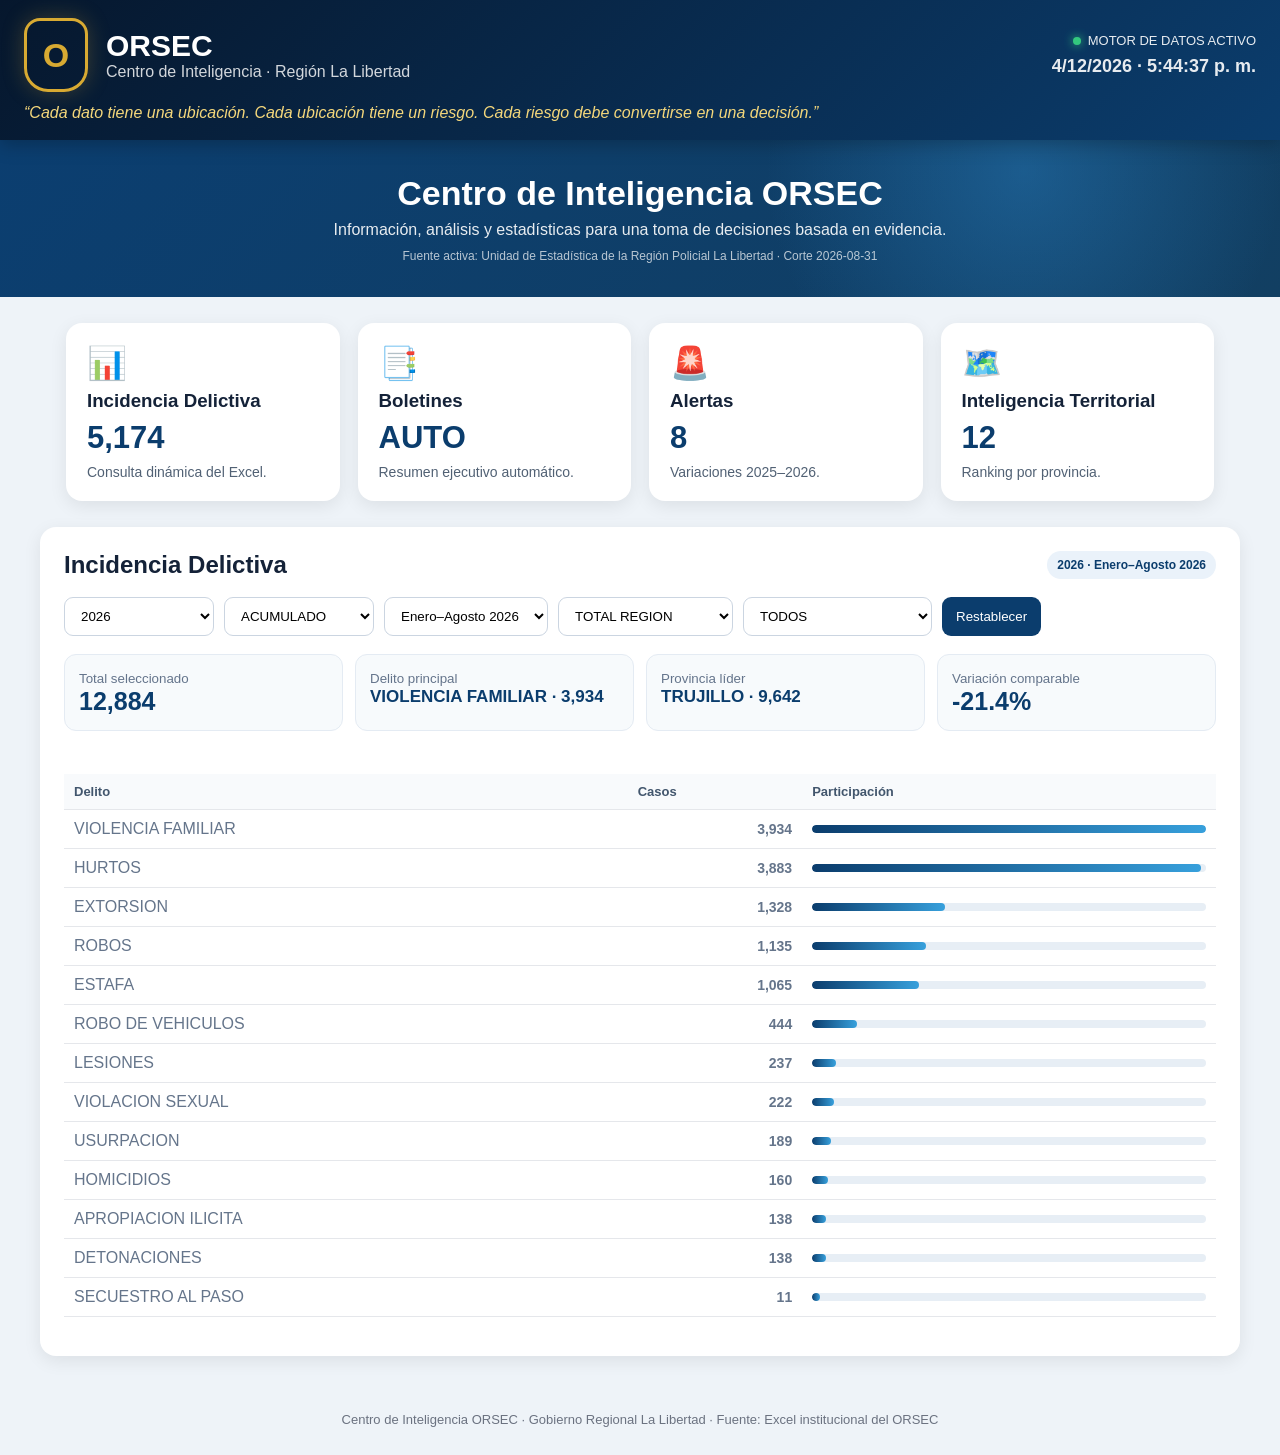
<file: index(1).html>
<!DOCTYPE html>
<html lang="es">
<head>
<meta charset="UTF-8">
<meta name="viewport" content="width=device-width, initial-scale=1.0">
<title>ORSEC | Centro de Inteligencia</title>
<style>
:root{--azul:#071A33;--azul2:#0B3D6D;--azul3:#0f5b9e;--oro:#D8AA32;--fondo:#EEF3F8;--blanco:#fff;--verde:#198754;--rojo:#c62828;--gris:#64748b}
*{margin:0;padding:0;box-sizing:border-box}html{scroll-behavior:smooth}body{font-family:Segoe UI,Arial,sans-serif;background:var(--fondo);color:#142238}
header{background:linear-gradient(135deg,#06172D,#0B3D6D);color:#fff;padding:18px 24px;position:sticky;top:0;z-index:999;box-shadow:0 4px 18px rgba(0,0,0,.25)}
.encabezado{display:flex;align-items:center;justify-content:space-between;gap:20px}.brand{display:flex;align-items:center;gap:18px}.escudo{width:64px;height:74px;border:3px solid var(--oro);border-radius:16px 16px 24px 24px;display:flex;align-items:center;justify-content:center;font-weight:800;font-size:34px;color:var(--oro);box-shadow:0 0 22px rgba(216,170,50,.25)}.titulo h1{font-size:30px}.titulo p{opacity:.82}.status{text-align:right;font-size:13px;opacity:.9}.dot{display:inline-block;width:8px;height:8px;background:#38d982;border-radius:50%;box-shadow:0 0 10px #38d982;margin-right:7px}.lema{margin-top:12px;font-style:italic;color:#F4D77B}.reloj{margin-top:8px;font-size:18px;font-weight:700}
.hero{background:radial-gradient(circle at 80% 20%,rgba(41,127,191,.45),transparent 25%),linear-gradient(135deg,#0B3E70,#123F62);color:white;padding:34px 24px;text-align:center}.hero h2{font-size:34px;margin-bottom:8px}.hero p{opacity:.9}.hero .fuente{font-size:12px;margin-top:10px;opacity:.7}
.grid{max-width:1200px;margin:auto;display:grid;grid-template-columns:repeat(4,1fr);gap:18px;padding:26px}.tarjeta{background:#fff;border-radius:16px;padding:20px;cursor:pointer;transition:.25s;box-shadow:0 5px 18px rgba(0,0,0,.08);border:1px solid transparent}.tarjeta:hover{transform:translateY(-5px);border-color:#c8d9ea}.tarjeta.activa{outline:2px solid var(--oro)}.icono{font-size:32px;margin-bottom:8px}.numero{font-size:31px;font-weight:800;color:var(--azul2);margin:8px 0}.tarjeta p{color:#516174;font-size:14px}
.seccion{display:none;max-width:1200px;margin:0 auto 28px;background:white;padding:24px;border-radius:16px;box-shadow:0 5px 18px rgba(0,0,0,.08)}.seccion.activa{display:block;animation:subir .25s ease}@keyframes subir{from{opacity:.3;transform:translateY(8px)}to{opacity:1;transform:none}}
.seccion-head{display:flex;justify-content:space-between;align-items:center;gap:14px;flex-wrap:wrap}.badge{background:#eaf2fa;color:#0b3d6d;padding:7px 10px;border-radius:999px;font-size:12px;font-weight:700}.filtros{display:flex;flex-wrap:wrap;gap:10px;margin:18px 0}.filtros select{padding:10px 12px;border-radius:9px;border:1px solid #CBD5E1;background:#fff;min-width:150px}.btn{padding:10px 14px;border:0;border-radius:9px;background:var(--azul2);color:#fff;cursor:pointer}.btn:hover{background:var(--azul3)}
.kpis{display:grid;grid-template-columns:repeat(4,1fr);gap:12px;margin:16px 0}.kpi{background:#f7fafc;border:1px solid #e4ebf3;border-radius:12px;padding:14px}.kpi b{display:block;font-size:25px;color:var(--azul2)}.kpi small{color:var(--gris)}
table{width:100%;border-collapse:collapse;margin-top:12px}th,td{padding:10px;border-bottom:1px solid #E5E7EB;text-align:left}th{background:#F8FAFC;font-size:13px;color:#42566d}td.num{text-align:right;font-size:14px;font-weight:700}.barwrap{height:8px;background:#e7eef5;border-radius:999px;overflow:hidden;min-width:120px}.bar{height:100%;background:linear-gradient(90deg,#0b3d6d,#37a0dc);border-radius:999px}
.alerta{padding:14px 16px;margin:10px 0;border-radius:10px;border-left:5px solid var(--gris);background:#f8fafc}.alerta.roja{border-color:var(--rojo);background:#fff1f1}.alerta.verde{border-color:var(--verde);background:#eefaf3}.alerta .var{font-weight:800}.rojo{color:var(--rojo)}.verde{color:var(--verde)}
.territorio{display:grid;grid-template-columns:repeat(4,1fr);gap:12px}.provincia{background:#F8FAFC;padding:15px;border-radius:11px;cursor:pointer;transition:.2s;border:1px solid #e5edf5}.provincia:hover{background:#e8f1fa;transform:translateY(-2px)}.provincia b{display:block;color:#0b3d6d;font-size:19px;margin-top:5px}.boletin{background:#f8fafc;border-left:4px solid var(--oro);padding:18px;border-radius:8px;line-height:1.65}.nota{font-size:12px;color:#65758b;margin-top:12px}.loading{color:#65758b;padding:15px 0}.error{background:#fff2f2;color:#8b1a1a;padding:15px;border-radius:9px}footer{text-align:center;padding:28px;color:#6B7280;font-size:13px}
@media(max-width:900px){.grid,.kpis,.territorio{grid-template-columns:repeat(2,1fr)}}@media(max-width:560px){.grid,.kpis,.territorio{grid-template-columns:1fr}.encabezado{align-items:flex-start}.status{display:none}.hero h2{font-size:27px}.seccion{border-radius:0;margin-bottom:16px}}
</style>
</head>
<body>
<header>
 <div class="encabezado"><div class="brand"><div class="escudo">O</div><div class="titulo"><h1>ORSEC</h1><p>Centro de Inteligencia · Región La Libertad</p></div></div><div class="status"><span class="dot"></span>MOTOR DE DATOS ACTIVO<div class="reloj" id="reloj"></div></div></div>
 <div class="lema">“Cada dato tiene una ubicación. Cada ubicación tiene un riesgo. Cada riesgo debe convertirse en una decisión.”</div>
</header>
<section class="hero"><h2>Centro de Inteligencia ORSEC</h2><p>Información, análisis y estadísticas para una toma de decisiones basada en evidencia.</p><div class="fuente" id="fuente">Conectando con el Excel institucional…</div></section>
<section class="grid">
 <div class="tarjeta" data-mod="incidencia" onclick="abrir('incidencia',this)"><div class="icono">📊</div><h3>Incidencia Delictiva</h3><div class="numero" id="kpiRegistros">--</div><p>Consulta dinámica del Excel.</p></div>
 <div class="tarjeta" data-mod="boletines" onclick="abrir('boletines',this)"><div class="icono">📑</div><h3>Boletines</h3><div class="numero" id="kpiBoletin">AUTO</div><p>Resumen ejecutivo automático.</p></div>
 <div class="tarjeta" data-mod="alertas" onclick="abrir('alertas',this)"><div class="icono">🚨</div><h3>Alertas</h3><div class="numero" id="kpiAlertas">--</div><p>Variaciones 2025–2026.</p></div>
 <div class="tarjeta" data-mod="territorio" onclick="abrir('territorio',this)"><div class="icono">🗺️</div><h3>Inteligencia Territorial</h3><div class="numero" id="kpiProvincias">12</div><p>Ranking por provincia.</p></div>
</section>

<div id="incidencia" class="seccion activa">
 <div class="seccion-head"><h2>Incidencia Delictiva</h2><span class="badge" id="badgePeriodo">Datos institucionales</span></div>
 <div class="filtros"><select id="anio"></select><select id="tipoPeriodo"></select><select id="periodo"></select><select id="provincia"></select><select id="delito"></select><button class="btn" onclick="limpiarFiltros()">Restablecer</button></div>
 <div class="kpis"><div class="kpi"><small>Total seleccionado</small><b id="kTotal">--</b></div><div class="kpi"><small>Delito principal</small><b id="kDelito" style="font-size:17px">--</b></div><div class="kpi"><small>Provincia líder</small><b id="kProvincia" style="font-size:17px">--</b></div><div class="kpi"><small>Variación comparable</small><b id="kVariacion">--</b></div></div>
 <div id="tablaWrap" class="loading">Cargando información…</div>
</div>

<div id="boletines" class="seccion"><div class="seccion-head"><h2>Boletín Automático</h2><span class="badge">Generado por ORSEC</span></div><div class="boletin" id="boletinContenido">Cargando…</div><div class="nota">Texto generado automáticamente a partir de los datos seleccionados; puede ser revisado antes de su uso institucional.</div></div>
<div id="alertas" class="seccion"><div class="seccion-head"><h2>Alertas Inteligentes</h2><span class="badge">Comparativo interanual</span></div><div id="alertasBox" class="loading">Calculando variaciones…</div></div>
<div id="territorio" class="seccion"><div class="seccion-head"><h2>Inteligencia Territorial</h2><span class="badge">12 provincias</span></div><p class="nota">Haz clic en una provincia para llevarla directamente al módulo de Incidencia Delictiva.</p><div class="territorio" id="territorioBox"></div></div>
<footer>Centro de Inteligencia ORSEC · Gobierno Regional La Libertad · Fuente: Excel institucional del ORSEC</footer>
<script>
const MESES=['ENERO','FEBRERO','MARZO','ABRIL','MAYO','JUNIO','JULIO','AGOSTO','SETIEMBRE','OCTUBRE','NOVIEMBRE','DICIEMBRE'];
let DB=[];let META={};
const $=id=>document.getElementById(id);const fmt=n=>Number(n||0).toLocaleString('es-PE');
function reloj(){const a=new Date();$('reloj').textContent=a.toLocaleDateString('es-PE')+' · '+a.toLocaleTimeString('es-PE')}setInterval(reloj,1000);reloj();
function abrir(id,card){document.querySelectorAll('.seccion').forEach(s=>s.classList.remove('activa'));$(id).classList.add('activa');document.querySelectorAll('.tarjeta').forEach(t=>t.classList.remove('activa'));if(card)card.classList.add('activa');if(id==='boletines')renderBoletin();if(id==='alertas')renderAlertas();if(id==='territorio')renderTerritorio();setTimeout(()=>$(id).scrollIntoView({behavior:'smooth',block:'start'}),40)}
function option(sel,vals,label){sel.innerHTML='';vals.forEach(v=>{const o=document.createElement('option');o.value=v;o.textContent=(label&&label[v])||v;sel.appendChild(o)})}
function registros(f={}){return DB.filter(r=>(!f.anio||r.Anio==f.anio)&&(!f.tipo||r.TipoPeriodo===f.tipo)&&(!f.periodo||r.Periodo===f.periodo)&&(!f.provincia||r.Provincia===f.provincia)&&(!f.delito||r.Delito===f.delito))}
function current(){return {anio:+$('anio').value,tipo:$('tipoPeriodo').value,periodo:$('periodo').value,provincia:$('provincia').value,delito:$('delito').value}}
function periodsFor(anio,tipo){const rows=DB.filter(r=>r.Anio==anio&&r.TipoPeriodo===tipo);const uniq=[...new Map(rows.map(r=>[r.Periodo,r.EtiquetaPeriodo])).entries()];return uniq}
function updatePeriods(){const a=+$('anio').value,t=$('tipoPeriodo').value;const ps=periodsFor(a,t);$('periodo').innerHTML=ps.map(([v,l])=>`<option value="${v}">${l}</option>`).join('');if(a===2026&&t==='ACUMULADO'&&ps.some(x=>x[0]==='ENE-AGOSTO'))$('periodo').value='ENE-AGOSTO';if(a===2026&&t==='MENSUAL'&&ps.some(x=>x[0]==='AGOSTO'))$('periodo').value='AGOSTO';renderAll()}
function limpiarFiltros(){$('anio').value='2026';$('tipoPeriodo').value='ACUMULADO';updatePeriods();$('provincia').value='TOTAL REGION';$('delito').value='TODOS';renderAll()}
function comparablePeriod(f){if(f.anio!==2026)return null;return {anio:2025,tipo:f.tipo,periodo:f.periodo,provincia:f.provincia,delito:f.delito}}
function calcTotal(f){return registros(f).reduce((s,r)=>s+r.Casos,0)}
function variation(f){const c=comparablePeriod(f);if(!c)return null;const a=calcTotal(f),b=calcTotal(c);if(!b)return null;return (a-b)/b*100}
function renderIncidencia(){const f=current();const base={anio:f.anio,tipo:f.tipo,periodo:f.periodo};let rows=registros(base);if(f.provincia!=='TODAS')rows=rows.filter(r=>r.Provincia===f.provincia);if(f.delito!=='TODOS')rows=rows.filter(r=>r.Delito===f.delito);const total=rows.reduce((s,r)=>s+r.Casos,0);$('kTotal').textContent=fmt(total);const byD={};rows.forEach(r=>byD[r.Delito]=(byD[r.Delito]||0)+r.Casos);const topD=Object.entries(byD).sort((a,b)=>b[1]-a[1])[0];$('kDelito').textContent=topD?`${topD[0]} · ${fmt(topD[1])}`:'--';let prow=registros(base).filter(r=>r.Provincia!=='TOTAL REGION');if(f.delito!=='TODOS')prow=prow.filter(r=>r.Delito===f.delito);const byP={};prow.forEach(r=>byP[r.Provincia]=(byP[r.Provincia]||0)+r.Casos);const topP=Object.entries(byP).sort((a,b)=>b[1]-a[1])[0];$('kProvincia').textContent=topP?`${topP[0]} · ${fmt(topP[1])}`:'--';let vf={...f,provincia:f.provincia==='TODAS'?'TOTAL REGION':f.provincia,delito:f.delito==='TODOS'?null:f.delito};const v=variation(vf);$('kVariacion').textContent=v==null?'N/D':`${v>=0?'+':''}${v.toFixed(1)}%`;$('kVariacion').className=v==null?'':(v>0?'rojo':'verde');const label=rows[0]?.EtiquetaPeriodo||f.periodo;$('badgePeriodo').textContent=`${f.anio} · ${label}`;
 const arr=Object.entries(byD).sort((a,b)=>b[1]-a[1]);const max=arr[0]?.[1]||1;$('tablaWrap').innerHTML=`<table><thead><tr><th>Delito</th><th>Casos</th><th>Participación</th></tr></thead><tbody>${arr.map(([d,c])=>`<tr><td>${d}</td><td class="num">${fmt(c)}</td><td><div class="barwrap"><div class="bar" style="width:${Math.max(2,c/max*100)}%"></div></div></td></tr>`).join('')}</tbody></table>`}
function renderBoletin(){const f=current();const use={anio:f.anio,tipo:f.tipo,periodo:f.periodo,provincia:f.provincia==='TODAS'?'TOTAL REGION':f.provincia};let rows=registros(use);if(f.delito!=='TODOS')rows=rows.filter(r=>r.Delito===f.delito);const arr=rows.sort((a,b)=>b.Casos-a.Casos);const total=arr.reduce((s,r)=>s+r.Casos,0);const top=arr.slice(0,3);const v=variation({...use,delito:f.delito==='TODOS'?null:f.delito});const lugar=use.provincia==='TOTAL REGION'?'la Región La Libertad':`la provincia de ${use.provincia}`;const periodo=arr[0]?.EtiquetaPeriodo||f.periodo;let comp=v==null?'No existe un período comparable homogéneo disponible.':`En comparación con el período equivalente de 2025, la variación agregada es de <b class="${v>0?'rojo':'verde'}">${v>=0?'+':''}${v.toFixed(1)}%</b>.`;$('boletinContenido').innerHTML=`Para <b>${periodo}</b>, ${lugar} registra <b>${fmt(total)}</b> incidencias en la selección analizada. ${top.length?`Los indicadores con mayor volumen son <b>${top.map(x=>`${x.Delito} (${fmt(x.Casos)})`).join(', ')}</b>.`:''} ${comp} La información debe interpretarse junto con el contexto operativo y territorial antes de adoptar decisiones.`}
function renderAlertas(){const f=current();if(f.anio!==2026){$('alertasBox').innerHTML='<div class="alerta">Selecciona 2026 para activar el comparativo interanual 2025–2026.</div>';return}const p=f.provincia==='TODAS'?'TOTAL REGION':f.provincia;const currentRows=registros({anio:2026,tipo:f.tipo,periodo:f.periodo,provincia:p});const alerts=[];currentRows.forEach(r=>{const prev=registros({anio:2025,tipo:f.tipo,periodo:f.periodo,provincia:p,delito:r.Delito})[0];if(prev&&prev.Casos>0){const v=(r.Casos-prev.Casos)/prev.Casos*100;alerts.push({d:r.Delito,a:r.Casos,b:prev.Casos,v})}});alerts.sort((a,b)=>Math.abs(b.v)-Math.abs(a.v));$('kpiAlertas').textContent=alerts.filter(x=>Math.abs(x.v)>=15).length;$('alertasBox').innerHTML=alerts.slice(0,8).map(x=>`<div class="alerta ${x.v>0?'roja':'verde'}"><strong>${x.d}</strong><br>2026: ${fmt(x.a)} · 2025: ${fmt(x.b)} · <span class="var ${x.v>0?'rojo':'verde'}">${x.v>=0?'+':''}${x.v.toFixed(1)}%</span></div>`).join('')||'<div class="alerta">No hay comparativos homogéneos disponibles para esta selección.</div>'}
function renderTerritorio(){const f=current();let rows=registros({anio:f.anio,tipo:f.tipo,periodo:f.periodo}).filter(r=>r.Provincia!=='TOTAL REGION');if(f.delito!=='TODOS')rows=rows.filter(r=>r.Delito===f.delito);const c={};rows.forEach(r=>c[r.Provincia]=(c[r.Provincia]||0)+r.Casos);$('territorioBox').innerHTML=Object.entries(c).sort((a,b)=>b[1]-a[1]).map(([p,v],i)=>`<div class="provincia" onclick="seleccionarProvincia('${p}')"><span>#${i+1} ${p}</span><b>${fmt(v)}</b><small>incidencias</small></div>`).join('')}
function seleccionarProvincia(p){$('provincia').value=p;renderAll();abrir('incidencia',document.querySelector('[data-mod="incidencia"]'))}
function renderAll(){renderIncidencia();renderBoletin();renderAlertas();renderTerritorio()}
async function init(){try{const r=await fetch('datos.json',{cache:'no-store'});if(!r.ok)throw new Error('datos.json no encontrado');META=await r.json();DB=META.registros||[];$('fuente').textContent=`Fuente activa: ${META.fuente} · Corte ${META.actualizado}`;$('kpiRegistros').textContent=fmt(DB.length);option($('anio'),[2026,2025]);option($('tipoPeriodo'),['ACUMULADO','MENSUAL']);option($('provincia'),['TOTAL REGION','TODAS',...META.provincias]);option($('delito'),['TODOS',...META.delitos]);$('anio').value='2026';$('tipoPeriodo').value='ACUMULADO';updatePeriods();$('provincia').value='TOTAL REGION';$('delito').value='TODOS';['anio','tipoPeriodo','periodo','provincia','delito'].forEach(id=>$(id).addEventListener('change',()=>{if(id==='anio'||id==='tipoPeriodo')updatePeriods();else renderAll()}));renderAll()}catch(e){$('fuente').textContent='ERROR DE CONEXIÓN CON datos.json';$('tablaWrap').innerHTML=`<div class="error"><b>No se pudo cargar la base de datos.</b><br>Asegúrate de subir <code>index.html</code> y <code>datos.json</code> juntos en la raíz de GitHub.</div>`;console.error(e)}}
init();
</script>
</body></html>
</file>
